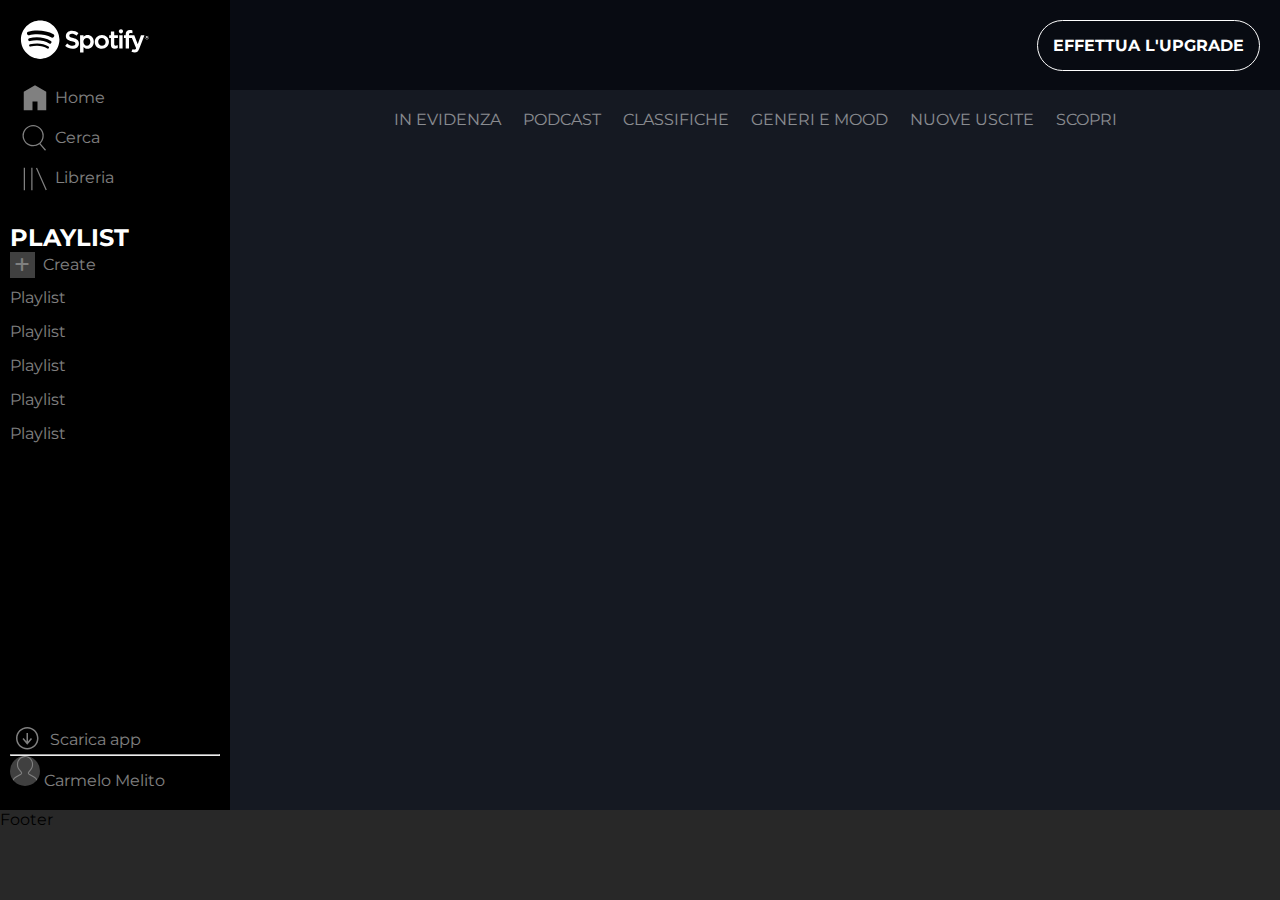
<file: day-1/index.html>
<!DOCTYPE html>
<html lang="en">

<head>
    <meta charset="UTF-8">
    <link rel="stylesheet" href="https://cdnjs.cloudflare.com/ajax/libs/font-awesome/6.7.2/css/all.min.css"
        integrity="sha512-Evv84Mr4kqVGRNSgIGL/F/aIDqQb7xQ2vcrdIwxfjThSH8CSR7PBEakCr51Ck+w+/U6swU2Im1vVX0SVk9ABhg=="
        crossorigin="anonymous" referrerpolicy="no-referrer" />
    <link rel="preconnect" href="https://fonts.googleapis.com">
    <link rel="preconnect" href="https://fonts.gstatic.com" crossorigin>
    <link href="https://fonts.googleapis.com/css2?family=Montserrat:ital,wght@0,100..900;1,100..900&display=swap"
        rel="stylesheet">
    <meta name="viewport" content="width=device-width, initial-scale=1.0">
    <title>Spotify</title>
    <link rel="stylesheet" href="/day-1/style.css">
</head>

<body>
    <!-- Main cntent -->
    <div class="main-content">

        <!-- Sidebar -->

        <div class="sidebar">

            <div class="logo">
                <img src="/img/logo-small.svg" alt="Logo" class="logo-small">
                <img src="/img/logo.svg" alt="Logo grande" class="logo-big">

            </div>

            <div class="icon">
                <ul class="menu">
                    <li>
                        <a href="#">
                            <img src="/img/home.svg" alt="home"><span class="menu-text">Home</span>
                        </a>
                    </li>
                    <li>
                        <a href="#">
                            <img src="/img/search.svg" alt="cerca">
                            <span class="menu-text">Cerca</span>
                        </a>
                    </li>
                    <li>
                        <a href="#">
                            <img src="/img/libreria.svg" alt="libreria">
                            <span class="menu-text">Libreria</span>
                        </a>
                    </li>
                </ul>
            </div>

            <!-- Playlist -->
            <div class="playlist">
                <div class="playlist-title">
                    <h2>PLAYLIST</h2>
                </div>
                <nav class="plus"><i class="fa-solid fa-plus"></i>Create</nav>

                <ul class="list">
                    <li>Playlist</li>
                    <li>Playlist</li>
                    <li>Playlist</li>
                    <li>Playlist</li>
                    <li>Playlist</li>
                </ul>
            </div>
            <!-- Download e Profilo -->
            <div class="download-profile">
                <img src="/img/download.svg" alt="download" class="download-icon">
                <a href="#" class="user-text">Scarica app</a>
            </div>
            <hr class="hr-gray">
            <div class="user">
                <img src="/img/profile.svg" alt="user" class="user-icon">
                <a href="#" class="user-text">Carmelo Melito</a>
            </div>
            <!--  Fine Download e profilo -->
        </div>
        <!-- Fine Sidebar -->

        <!-- main -->
        <main>

            <!-- Button Upgrade -->
            <div class="top-main">
                <a class="upgrade" href="">EFFETTUA L'UPGRADE</a>
            </div>
            <!-- Finito Button Upgrade -->

            <!-- Main menu -->
            <nav>
                <ul class="title-text">
                    <li>In evidenza</li>
                    <li>Podcast</li>
                    <li>Classifiche</li>
                    <li>Generi e mood</li>
                    <li> Nuove uscite</li>
                    <li>Scopri</li>
                </ul>
            </nav>







        </main>

    </div>
    <!-- Footer -->
    <footer>Footer</footer>












</body>

</html>
</file>
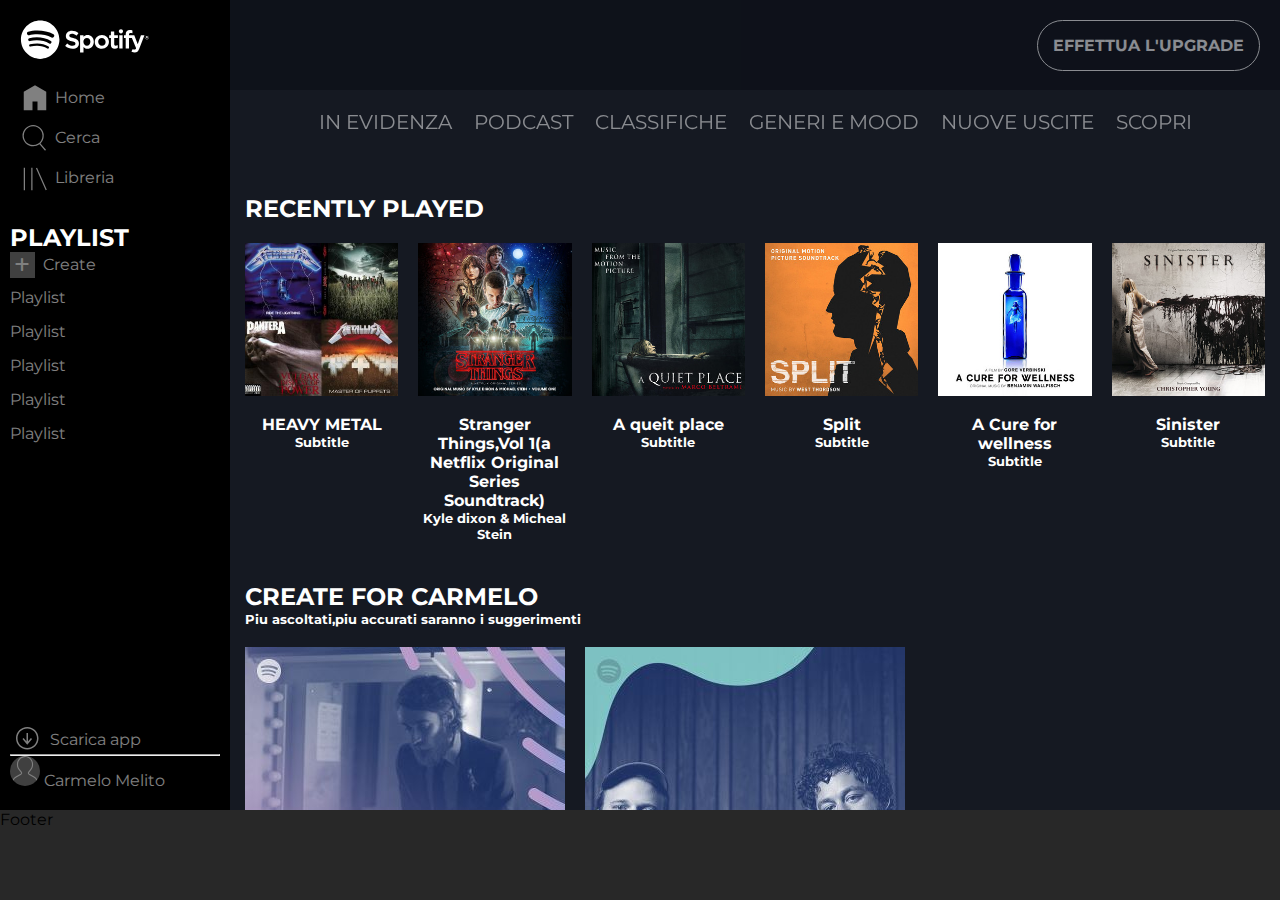
<file: day-2/index.html>
<!DOCTYPE html>
<html lang="en">

<head>
    <meta charset="UTF-8">
    <link rel="stylesheet" href="https://cdnjs.cloudflare.com/ajax/libs/font-awesome/6.7.2/css/all.min.css"
        integrity="sha512-Evv84Mr4kqVGRNSgIGL/F/aIDqQb7xQ2vcrdIwxfjThSH8CSR7PBEakCr51Ck+w+/U6swU2Im1vVX0SVk9ABhg=="
        crossorigin="anonymous" referrerpolicy="no-referrer" />
    <link rel="preconnect" href="https://fonts.googleapis.com">
    <link rel="preconnect" href="https://fonts.gstatic.com" crossorigin>
    <link href="https://fonts.googleapis.com/css2?family=Montserrat:ital,wght@0,100..900;1,100..900&display=swap"
        rel="stylesheet">
    <meta name="viewport" content="width=device-width, initial-scale=1.0">
    <title>Spotify</title>
    <link rel="stylesheet" href="/day-2/style.css">
</head>

<body>
    <!-- Main cntent -->
    <div class="main-content">

        <!-- Sidebar -->

        <div class="sidebar">

            <div class="logo">
                <img src="/img/logo-small.svg" alt="Logo" class="logo-small">
                <img src="/img/logo.svg" alt="Logo grande" class="logo-big">

            </div>

            <div class="icon">
                <ul class="menu">
                    <li>
                        <a href="#">
                            <img src="/img/home.svg" alt="home"><span class="menu-text">Home</span>
                        </a>
                    </li>
                    <li>
                        <a href="#">
                            <img src="/img/search.svg" alt="cerca">
                            <span class="menu-text">Cerca</span>
                        </a>
                    </li>
                    <li>
                        <a href="#">
                            <img src="/img/libreria.svg" alt="libreria">
                            <span class="menu-text">Libreria</span>
                        </a>
                    </li>
                </ul>
            </div>

            <!-- Playlist -->
            <div class="playlist">
                <div class="playlist-title">
                    <h2>PLAYLIST</h2>
                </div>
                <nav class="plus"><i class="fa-solid fa-plus"></i>Create</nav>

                <ul class="list">
                    <li>Playlist</li>
                    <li>Playlist</li>
                    <li>Playlist</li>
                    <li>Playlist</li>
                    <li>Playlist</li>
                </ul>
            </div>
            <!-- Download e Profilo -->
            <div class="download-profile">
                <img src="/img/download.svg" alt="download" class="download-icon">
                <a href="#" class="user-text">Scarica app</a>
            </div>
            <hr class="hr-gray">
            <div class="user">
                <img src="/img/profile.svg" alt="user" class="user-icon">
                <a href="#" class="user-text">Carmelo Melito</a>
            </div>
            <!--  Fine Download e profilo -->
        </div>
        <!-- Fine Sidebar -->

        <!-- main -->
        <main>

            <!-- Button Upgrade -->
            <div class="top-main">
                <a class="upgrade" href="">EFFETTUA L'UPGRADE</a>
            </div>
            <!-- Finito Button Upgrade -->

            <!-- Main menu -->
            <nav>
                <ul class="title-text">
                    <li><a href="#">In Evidenza</a></li>
                    <li><a href="#">Podcast</a></li>
                    <li><a href="#">Classifiche</a></li>
                    <li><a href="#">Generi e mood</a></li>
                    <li><a href="#">Nuove uscite</a></li>
                    <li><a href="#">Scopri</a></li>
                </ul>
            </nav>
            <!-- Fine main menu -->

            <!-- Copertine Album -->
            <div class="album-container">
                <section id="recently">
                    <h2>RECENTLY PLAYED</h2>
                </section>
                <!-- Album -->

                <div class="albums">
                    <article>
                        <div class="image">
                            <img src="/img/metal_lifting.jpg" alt="">
                        </div>
                        <div class="info">
                            <h4>HEAVY METAL</h4>
                            <h5>Subtitle</h5>
                        </div>
                    </article>
                    <article>
                        <div class="image">
                            <img src="/img/stranger.jpeg" alt="stranger-things">
                        </div>
                        <div class="info">
                            <h4>Stranger Things,Vol 1(a Netflix Original Series Soundtrack)</h4>
                            <h5>Kyle dixon & Micheal Stein</h5>
                        </div>
                    </article>
                    <article>
                        <div class="image">
                            <img src="/img/aquietplace.jpeg" alt="a quiet place">
                        </div>
                        <div class="info">
                            <h4>A queit place</h4>
                            <h5>Subtitle</h5>
                        </div>
                    </article>
                    <article>
                        <div class="image">
                            <img src="/img/split.jpeg" alt="split">
                        </div>
                        <div class="info">
                            <h4>Split</h4>
                            <h5>Subtitle</h5>
                        </div>
                    </article>
                    <article>
                        <img src="/img/cure.jpeg" alt="cure">
                        <div class="info">
                            <h4>A Cure for wellness</h4>
                            <h5>Subtitle</h5>
                        </div>
                    </article>
                    <article>
                        <img src="/img/sinister.jpeg" alt="sinister">
                        <div class="info">
                            <h4>Sinister</h4>
                            <h5>Subtitle</h5>
                        </div>
                    </article>
                </div>

                <!-- Create For -->

                <section id="recently">
                    <H2>CREATE FOR CARMELO</H2>
                    <h5>Piu ascoltati,piu accurati saranno i suggerimenti</h5>
                </section>
                <div class="create">
                    <article>
                        <div class="image">
                            <img src="/img/radar.jpeg" alt="release radar">
                        </div>
                        <div class="info">
                            <h4>Release Radar</h4>
                        </div>
                    </article>
                    <article>
                        <div class="image">
                            <img src="/img/mixdaily.jpeg" alt="Daily mix">
                        </div>
                        <div class="info">
                            <h4>Daily Mix 1</h4>
                        </div>
                    </article>
                </div>

                <!-- Popular -->
                <section id="recently">
                    <H2>Artisti piu popolari</H2>
                    <h5>Piu ascoltati,piu accurati saranno i suggerimenti</h5>
                </section>
                <div class="popular">
                    <div class="image">
                        <img src="/img/einaudi.jpeg" alt="Einaudi" class="singer">
                    </div>

                    <div class="singer">
                        <img src="/img/youg.jpeg" alt="Lana del rey" class="singer">
                    </div>

                </div>


            </div>

        </main>

    </div>
    <!-- Footer -->
    <footer>Footer</footer>












</body>

</html>
</file>
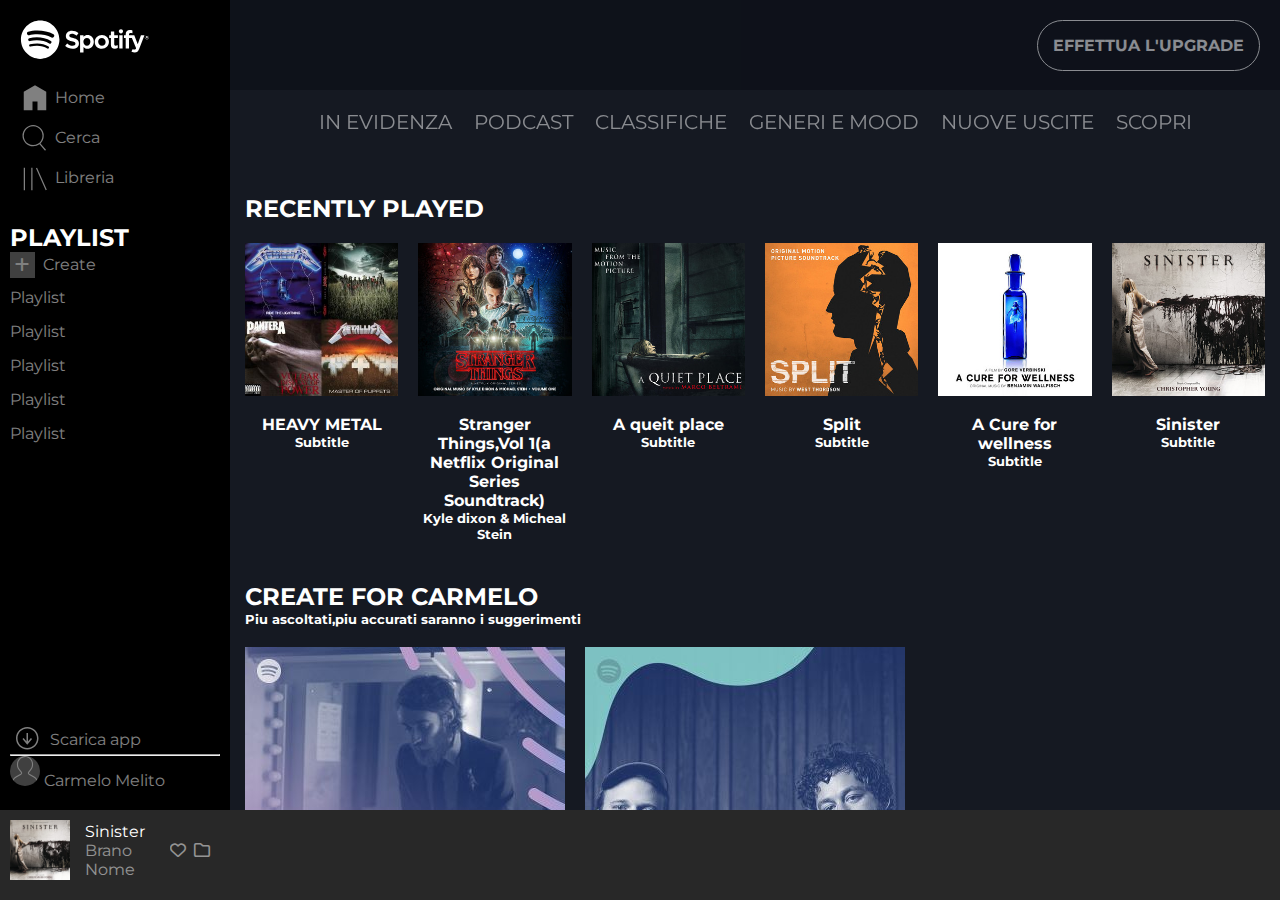
<file: day-3/index.html>
<!DOCTYPE html>
<html lang="en">

<head>
    <meta charset="UTF-8">
    <link rel="stylesheet" href="https://cdnjs.cloudflare.com/ajax/libs/font-awesome/6.7.2/css/all.min.css"
        integrity="sha512-Evv84Mr4kqVGRNSgIGL/F/aIDqQb7xQ2vcrdIwxfjThSH8CSR7PBEakCr51Ck+w+/U6swU2Im1vVX0SVk9ABhg=="
        crossorigin="anonymous" referrerpolicy="no-referrer" />
    <link rel="preconnect" href="https://fonts.googleapis.com">
    <link rel="preconnect" href="https://fonts.gstatic.com" crossorigin>
    <link href="https://fonts.googleapis.com/css2?family=Montserrat:ital,wght@0,100..900;1,100..900&display=swap"
        rel="stylesheet">
    <meta name="viewport" content="width=device-width, initial-scale=1.0">
    <title>Spotify</title>
    <link rel="stylesheet" href="/day-3/style.css">
</head>

<body>
    <!-- Main cntent -->
    <div class="main-content">

        <!-- Sidebar -->

        <div class="sidebar">

            <div class="logo">
                <img src="/img/logo-small.svg" alt="Logo" class="logo-small">
                <img src="/img/logo.svg" alt="Logo grande" class="logo-big">

            </div>

            <div class="icon">
                <ul class="menu">
                    <li>
                        <a href="#">
                            <img src="/img/home.svg" alt="home"><span class="menu-text">Home</span>
                        </a>
                    </li>
                    <li>
                        <a href="#">
                            <img src="/img/search.svg" alt="cerca">
                            <span class="menu-text">Cerca</span>
                        </a>
                    </li>
                    <li>
                        <a href="#">
                            <img src="/img/libreria.svg" alt="libreria">
                            <span class="menu-text">Libreria</span>
                        </a>
                    </li>
                </ul>
            </div>

            <!-- Playlist -->
            <div class="playlist">
                <div class="playlist-title">
                    <h2>PLAYLIST</h2>
                </div>
                <nav class="plus"><i class="fa-solid fa-plus"></i>Create</nav>

                <ul class="list">
                    <li>Playlist</li>
                    <li>Playlist</li>
                    <li>Playlist</li>
                    <li>Playlist</li>
                    <li>Playlist</li>
                </ul>
            </div>
            <!-- Download e Profilo -->
            <div class="download-profile">
                <img src="/img/download.svg" alt="download" class="download-icon">
                <a href="#" class="user-text">Scarica app</a>
            </div>
            <hr class="hr-gray">
            <div class="user">
                <img src="/img/profile.svg" alt="user" class="user-icon">
                <a href="#" class="user-text">Carmelo Melito</a>
            </div>
            <!--  Fine Download e profilo -->
        </div>
        <!-- Fine Sidebar -->

        <!-- main -->
        <main>

            <!-- Button Upgrade -->
            <div class="top-main">
                <a class="upgrade" href="">EFFETTUA L'UPGRADE</a>
            </div>
            <!-- Finito Button Upgrade -->

            <!-- Main menu -->
            <nav>
                <ul class="title-text">
                    <li><a href="#">In Evidenza</a></li>
                    <li><a href="#">Podcast</a></li>
                    <li><a href="#">Classifiche</a></li>
                    <li><a href="#">Generi e mood</a></li>
                    <li><a href="#">Nuove uscite</a></li>
                    <li><a href="#">Scopri</a></li>
                </ul>
            </nav>
            <!-- Fine main menu -->

            <!-- Copertine Album -->
            <div class="album-container">
                <section id="recently">
                    <h2>RECENTLY PLAYED</h2>
                </section>
                <!-- Album -->

                <div class="albums">
                    <article>
                        <div class="image">
                            <img src="/img/metal_lifting.jpg" alt="metal">
                            <div class="hover-album"><i class="fa-solid fa-play"></i></div>
                        </div>
                        <div class="info">
                            <h4>HEAVY METAL</h4>
                            <h5>Subtitle</h5>
                        </div>
                    </article>
                    <article>
                        <div class="image">
                            <img src="/img/stranger.jpeg" alt="stranger-things">
                            <div class="hover-album"><i class="fa-solid fa-play"></i></div>
                        </div>
                        <div class="info">
                            <h4>Stranger Things,Vol 1(a Netflix Original Series Soundtrack)</h4>
                            <h5>Kyle dixon & Micheal Stein</h5>
                        </div>
                    </article>
                    <article>
                        <div class="image">
                            <img src="/img/aquietplace.jpeg" alt="a quiet place">
                            <div class="hover-album"><i class="fa-solid fa-play"></i></div>
                        </div>
                        <div class="info">
                            <h4>A queit place</h4>
                            <h5>Subtitle</h5>
                        </div>
                    </article>
                    <article>
                        <div class="image">
                            <img src="/img/split.jpeg" alt="split">
                            <div class="hover-album"><i class="fa-solid fa-play"></i></div>
                        </div>
                        <div class="info">
                            <h4>Split</h4>
                            <h5>Subtitle</h5>
                        </div>
                    </article>

                    <article>
                        <div class="image">
                            <img src="/img/cure.jpeg" alt="cure">
                            <div class="hover-album"><i class="fa-solid fa-play"></i></div>
                        </div>
                        <div class="info">
                            <h4>A Cure for wellness</h4>
                            <h5>Subtitle</h5>
                        </div>
                    </article>
                    <article>
                        <div class="image">
                            <img src="/img/sinister.jpeg" alt="sinister">
                            <div class="hover-album"><i class="fa-solid fa-play"></i></div>
                        </div>
                        <div class="info">
                            <h4>Sinister</h4>
                            <h5>Subtitle</h5>
                        </div>
                    </article>
                </div>

                <!-- Create For -->

                <section id="recently">
                    <H2>CREATE FOR CARMELO</H2>
                    <h5>Piu ascoltati,piu accurati saranno i suggerimenti</h5>
                </section>
                <div class="create">
                    <article>
                        <div class="image">
                            <img src="/img/radar.jpeg" alt="release radar">
                        </div>
                        <div class="info">
                            <h4>Release Radar</h4>
                        </div>
                    </article>
                    <article>
                        <div class="image">
                            <img src="/img/mixdaily.jpeg" alt="Daily mix">
                        </div>
                        <div class="info">
                            <h4>Daily Mix 1</h4>
                        </div>
                    </article>
                </div>

                <!-- Popular -->
                <section id="recently">
                    <H2>Artisti piu popolari</H2>
                    <h5>Piu ascoltati,piu accurati saranno i suggerimenti</h5>
                </section>
                <div class="popular">
                    <div class="image">
                        <img src="/img/einaudi.jpeg" alt="Einaudi" class="singer">
                    </div>

                    <div class="singer">
                        <img src="/img/youg.jpeg" alt="Lana del rey" class="singer">
                    </div>

                </div>


            </div>

        </main>
    </div>
    <!-- Footer -->
    <footer>
        <div class="song">
            <img src="/img/sinister.jpeg" alt="sinister">

            <ul class="song-info">
                <li>Sinister</li>
                <li class="grey">Brano</li>
                <li class="grey">Nome</li>
            </ul>
            <div class="folder"> <i class="fa-regular fa-heart"></i>
                <i class="fa-regular fa-folder"></i>
            </div>


        </div>
    </footer>












</body>

</html>
</file>
<file: day-1/style.css>
* {
    margin: 0;
    padding: 0;
    box-sizing: border-box;
}

ul {
    list-style-type: none;
}

body {
    height: 100vh;
    font-family: "Montserrat", serif;

}

.main-content {
    height: calc(100% - 90px);
    display: flex;
}

.main-content .sidebar {
    display: flex;
    flex-direction: column;
    flex-shrink: 0;
    background-color: black;
    padding: 20px 10px;
}

.main-content .logo {
    padding: 0 10px;
}

.main-content .logo .logo-small {
    width: 30px;
    height: 30px;
}

.main-content .logo .logo-big {
    display: none;
    width: 130px;
}

/* Icone */
.main-content .icon {
    padding: 20px 10px;
}

.main-content .icon .menu li {
    margin-bottom: 10px;
}

.main-content .icon .menu li a {
    text-decoration: none;
    display: flex;
    justify-content: center;
    gap: 5px;
    align-items: center;
    opacity: 0.5;
    color: white;
}

.main-content .icon .menu li a img {
    width: 30px;
}

.main-content .icon .menu li a .menu-text {
    display: none;
}

/* Fine Icone */

.main-content .download {
    margin-top: auto;
}

.main-content main {
    flex-grow: 1;
}

.main-content .top-main {
    height: 90px;
}



.menu li {
    display: flex;
    height: 30px;
    width: 30px;
    flex-direction: column;
}

/* Playlist */
.playlist {
    color: white;
    display: none;
}

.playlist .list {
    opacity: 0.5;
}

.fa-plus {
    background-color: grey;
    padding: 5px;
}

.plus {
    display: flex;
    align-items: center;
    gap: 8px;
    opacity: 0.5;
}

.list {
    display: flex;
    flex-direction: column;
    gap: 15px;
    margin-top: 10px;
}

/* Fine Playlist */

/* user e download */
.download-profile {
    display: flex;
    gap: 10px;
    align-items: center;
    margin-top: auto;
}

.download-icon {
    width: 30px;
    height: 30px;
    opacity: 0.5;
}

.user-icon {
    width: 30px;
    height: 30px;
    opacity: 0.5;
    background-color: grey;
    border-radius: 50%;
}

.user-text {
    text-decoration: none;
    color: white;
    opacity: 0.5;
    display: none;
}

/* Main */
main {
    background-color: #151922;
    flex-grow: 1;
}

main .top-main {
    background-color: #080b12;
    display: flex;
    justify-content: flex-end;
    align-items: center;
    position: sticky;
    top: 0;
    left: 0;

}

.top-main .upgrade {
    display: inline-block;
    color: white;
    text-decoration: none;
    text-align: center;
    border: 1px solid white;
    padding: 15px;
    border-radius: 30px;
    margin-right: 20px;
    font-weight: bold;
}

.title-text {
    display: flex;
    gap: 22px;
    margin-top: 20px;
    text-align: center;
    justify-content: center;
    color: white;
    opacity: 0.5;
    text-transform: uppercase;
}


footer {
    height: 90px;
    background-color: #282828;
}

/* media desktop */

@media (min-width:992px) {
    .main-content .sidebar {
        width: 230px;
    }

    .main-content .logo .logo-big {
        display: inline;
    }

    .main-content .logo .logo-small {
        display: none;
    }

    .main-content .sidebar .icon li a {
        justify-content: flex-start;
    }

    .main-content .sidebar .icon li a .menu-text {
        display: inline;
    }

    .playlist {
        display: block;
    }

    .user-text {
        display: inline-block;
    }
}
</file>
<file: day-2/style.css>
* {
    margin: 0;
    padding: 0;
    box-sizing: border-box;
}

ul {
    list-style-type: none;
}

body {
    height: 100vh;
    font-family: "Montserrat", serif;

}

img {
    width: 100%;
}



/* Fine Common */

.main-content {
    height: calc(100% - 90px);
    display: flex;
}

.main-content .sidebar {
    display: flex;
    flex-direction: column;
    flex-shrink: 0;
    background-color: black;
    padding: 20px 10px;
}

.main-content .logo {
    padding: 0 10px;
}

.main-content .logo .logo-small {
    width: 30px;
    height: 30px;
}

.main-content .logo .logo-big {
    display: none;
    width: 130px;
}

/* Icone */
.main-content .icon {
    padding: 20px 10px;
}

.main-content .icon .menu li {
    margin-bottom: 10px;
}

.main-content .icon .menu li a {
    text-decoration: none;
    display: flex;
    justify-content: center;
    gap: 5px;
    align-items: center;
    opacity: 0.5;
    color: white;
}

.main-content .icon .menu li a img {
    width: 30px;
}

.main-content .icon .menu li a .menu-text {
    display: none;
}

/* Fine Icone */

.main-content .download {
    margin-top: auto;
}

.main-content main {
    flex-grow: 1;
}

.main-content .top-main {
    height: 90px;
}



.menu li {
    display: flex;
    height: 30px;
    width: 30px;
    flex-direction: column;
}

/* Playlist */
.playlist {
    color: white;
    display: none;
}

.playlist .list {
    opacity: 0.5;
}

.fa-plus {
    background-color: grey;
    padding: 5px;
}

.plus {
    display: flex;
    align-items: center;
    gap: 8px;
    opacity: 0.5;
}

.list {
    display: flex;
    flex-direction: column;
    gap: 15px;
    margin-top: 10px;
}

/* Fine Playlist */

/* user e download */
.download-profile {
    display: flex;
    gap: 10px;
    align-items: center;
    margin-top: auto;
}

.download-icon {
    width: 30px;
    height: 30px;
    opacity: 0.5;
}

.user-icon {
    width: 30px;
    height: 30px;
    opacity: 0.5;
    background-color: grey;
    border-radius: 50%;
}

.user-text {
    text-decoration: none;
    color: white;
    opacity: 0.5;
    display: none;
}

/* Main */

main {
    background-color: #151922;
    flex-grow: 1;
    overflow: scroll;
}

main .top-main {
    background-color: #080b12;
    display: flex;
    justify-content: flex-end;
    align-items: center;
    position: sticky;
    top: 0;
    left: 0;
    opacity: 0.5;

}

.top-main .upgrade {
    display: inline-block;
    color: white;
    text-decoration: none;
    text-align: center;
    border: 1px solid white;
    padding: 15px;
    border-radius: 30px;
    margin-right: 20px;
    font-weight: bold;
}

/* Main Menu */

.title-text {
    display: flex;
    gap: 22px;
    padding: 20px;
    justify-content: center;
    flex-wrap: wrap;
}

.title-text a {
    color: white;
    text-transform: uppercase;
    opacity: 0.5;
    font-size: 20px;
    text-align: center;
    text-decoration: none;
}

.album-container {
    margin: 40px 15px;

}

.main-content main .album-container .albums {
    display: flex;
    flex-wrap: wrap;
    gap: 20px;
}

.main-content main .album-container .albums>* {
    width: calc((100% - 40px) / 2);
    flex-shrink: 0;
}

.info {
    text-align: center;
    color: white;
    margin-top: 15px;
}

#recently {
    color: white;
    margin-top: 40px;
    margin-bottom: 20px;
}

.popular {
    display: flex;
    gap: 20px;
}

.main-content main .album-container .create {
    display: flex;
    gap: 20px;
    margin-top: 20px;
}

.main-content main .album-container .singer {
    border-radius: 50%;

}

footer {
    height: 90px;
    background-color: #282828;

}


/* Media Tablet */

@media (min-width:768px) {
    .main-content main .album-container .albums>* {
        width: calc((100% - 60px) / 4);

    }
}


/* media desktop */

@media (min-width:1024px) {
    .main-content main .album-container .albums>* {
        width: calc((100% - 100px) / 6);
    }
}

/* Media Tablet */
/* @media (min-width:768px) {
    .main-content main .album-container .albums>* {
        width: calc((100% - 60px) / 4);

    }
} */

/* Meida mobile s */

@media (min-width:576px) {
    .main-content .sidebar {
        width: 230px;
    }

    .main-content .logo .logo-big {
        display: inline;
    }

    .main-content .logo .logo-small {
        display: none;
    }

    .main-content .sidebar .icon li a {
        justify-content: flex-start;
    }

    .main-content .sidebar .icon li a .menu-text {
        display: inline;
    }

    .playlist {
        display: block;
    }

    .user-text {
        display: inline-block;
    }

}
</file>
<file: day-3/style.css>
* {
    margin: 0;
    padding: 0;
    box-sizing: border-box;
}

ul {
    list-style-type: none;
}

body {
    height: 100vh;
    font-family: "Montserrat", serif;

}

img {
    width: 100%;
}



/* Fine Common */

.main-content {
    height: calc(100% - 90px);
    display: flex;
}

.main-content .sidebar {
    display: flex;
    flex-direction: column;
    flex-shrink: 0;
    background-color: black;
    padding: 20px 10px;
}

.main-content .logo {
    padding: 0 10px;
}

.main-content .logo .logo-small {
    width: 30px;
    height: 30px;
}

.main-content .logo .logo-big {
    display: none;
    width: 130px;
}

/* Icone */
.main-content .icon {
    padding: 20px 10px;
}

.main-content .icon .menu li {
    margin-bottom: 10px;
}

.main-content .icon .menu li a {
    text-decoration: none;
    display: flex;
    justify-content: center;
    gap: 5px;
    align-items: center;
    opacity: 0.5;
    color: white;
}

.main-content .icon .menu li a img {
    width: 30px;
}

.main-content .icon .menu li a .menu-text {
    display: none;
}

/* Fine Icone */

.main-content .download {
    margin-top: auto;
}

.main-content main {
    flex-grow: 1;
}

.main-content .top-main {
    height: 90px;
}



.menu li {
    display: flex;
    height: 30px;
    width: 30px;
    flex-direction: column;
}

/* Playlist */
.playlist {
    color: white;
    display: none;
}

.playlist .list {
    opacity: 0.5;
}

.fa-plus {
    background-color: grey;
    padding: 5px;
}

.plus {
    display: flex;
    align-items: center;
    gap: 8px;
    opacity: 0.5;
}

.list {
    display: flex;
    flex-direction: column;
    gap: 15px;
    margin-top: 10px;
}

/* Fine Playlist */

/* user e download */
.download-profile {
    display: flex;
    gap: 10px;
    align-items: center;
    margin-top: auto;
}

.download-icon {
    width: 30px;
    height: 30px;
    opacity: 0.5;
}

.user-icon {
    width: 30px;
    height: 30px;
    opacity: 0.5;
    background-color: grey;
    border-radius: 50%;
}

.user-text {
    text-decoration: none;
    color: white;
    opacity: 0.5;
    display: none;
}

/* Main */

main {
    background-color: #151922;
    flex-grow: 1;
    overflow: scroll;
}

main .top-main {
    background-color: #080b12;
    display: flex;
    justify-content: flex-end;
    align-items: center;
    position: sticky;
    top: 0;
    left: 0;
    opacity: 0.5;

}

.top-main .upgrade {
    display: inline-block;
    color: white;
    text-decoration: none;
    text-align: center;
    border: 1px solid white;
    padding: 15px;
    border-radius: 30px;
    margin-right: 20px;
    font-weight: bold;
}

/* Main Menu */

.title-text {
    display: flex;
    gap: 22px;
    padding: 20px;
    justify-content: center;
    flex-wrap: wrap;
}

.title-text a {
    color: white;
    text-transform: uppercase;
    opacity: 0.5;
    font-size: 20px;
    text-align: center;
    text-decoration: none;
}

.album-container {
    margin: 40px 15px;

}

.main-content main .album-container .albums {
    display: flex;
    flex-wrap: wrap;
    gap: 20px;
}

.main-content main .album-container .albums>* {
    width: calc((100% - 40px) / 2);
    flex-shrink: 0;
}

.info {
    text-align: center;
    color: white;
    margin-top: 15px;
}

#recently {
    color: white;
    margin-top: 40px;
    margin-bottom: 20px;
}

.popular {
    display: flex;
    gap: 20px;
}

.main-content main .album-container .create {
    display: flex;
    gap: 20px;
    margin-top: 20px;
}

.main-content main .album-container .singer {
    border-radius: 50%;

}

.main-content main .album-container .image {
    position: relative;
}

.album-container .image .hover-album {
    position: absolute;
    top: 0;
    left: 0;
    width: 100%;
    height: 100%;
    display: none;
    align-items: center;
}

.fa-play {
    color: white;
    font-size: 30px;
    border: 5px solid white;
    border-radius: 50%;
    padding: 5px;

}

.album-container .image:hover .hover-album {
    display: flex;
    justify-content: center;
    background-color: rgba(0, 0, 0, 0.5);
}

/* Footer */

footer {
    height: 90px;
    background-color: #282828;
}

.song {
    display: flex;
    width: 80px;
    padding: 10px;
    align-items: center;
}

.song-info {
    display: flex;
    color: white;
    margin-left: 15px;
    flex-wrap: wrap;
}

.grey {
    opacity: 0.5;
}

.folder {
    display: flex;
    flex-direction: column;
    margin-left: 25px;
    gap: 8px;
    color: white;
    opacity: 0.5;
}

/* Media Tablet */

@media (min-width:768px) {
    .main-content main .album-container .albums>* {
        width: calc((100% - 60px) / 4);

    }
}


/* media desktop */

@media (min-width:1024px) {
    .main-content main .album-container .albums>* {
        width: calc((100% - 100px) / 6);
    }

    .folder {
        flex-direction: row;
    }
}

/* Media Tablet */
/* @media (min-width:768px) {
    .main-content main .album-container .albums>* {
        width: calc((100% - 60px) / 4);

    }
} */

/* Meida mobile s */

@media (min-width:576px) {
    .main-content .sidebar {
        width: 230px;
    }

    .main-content .logo .logo-big {
        display: inline;
    }

    .main-content .logo .logo-small {
        display: none;
    }

    .main-content .sidebar .icon li a {
        justify-content: flex-start;
    }

    .main-content .sidebar .icon li a .menu-text {
        display: inline;
    }

    .playlist {
        display: block;
    }

    .user-text {
        display: inline-block;
    }

}
</file>
